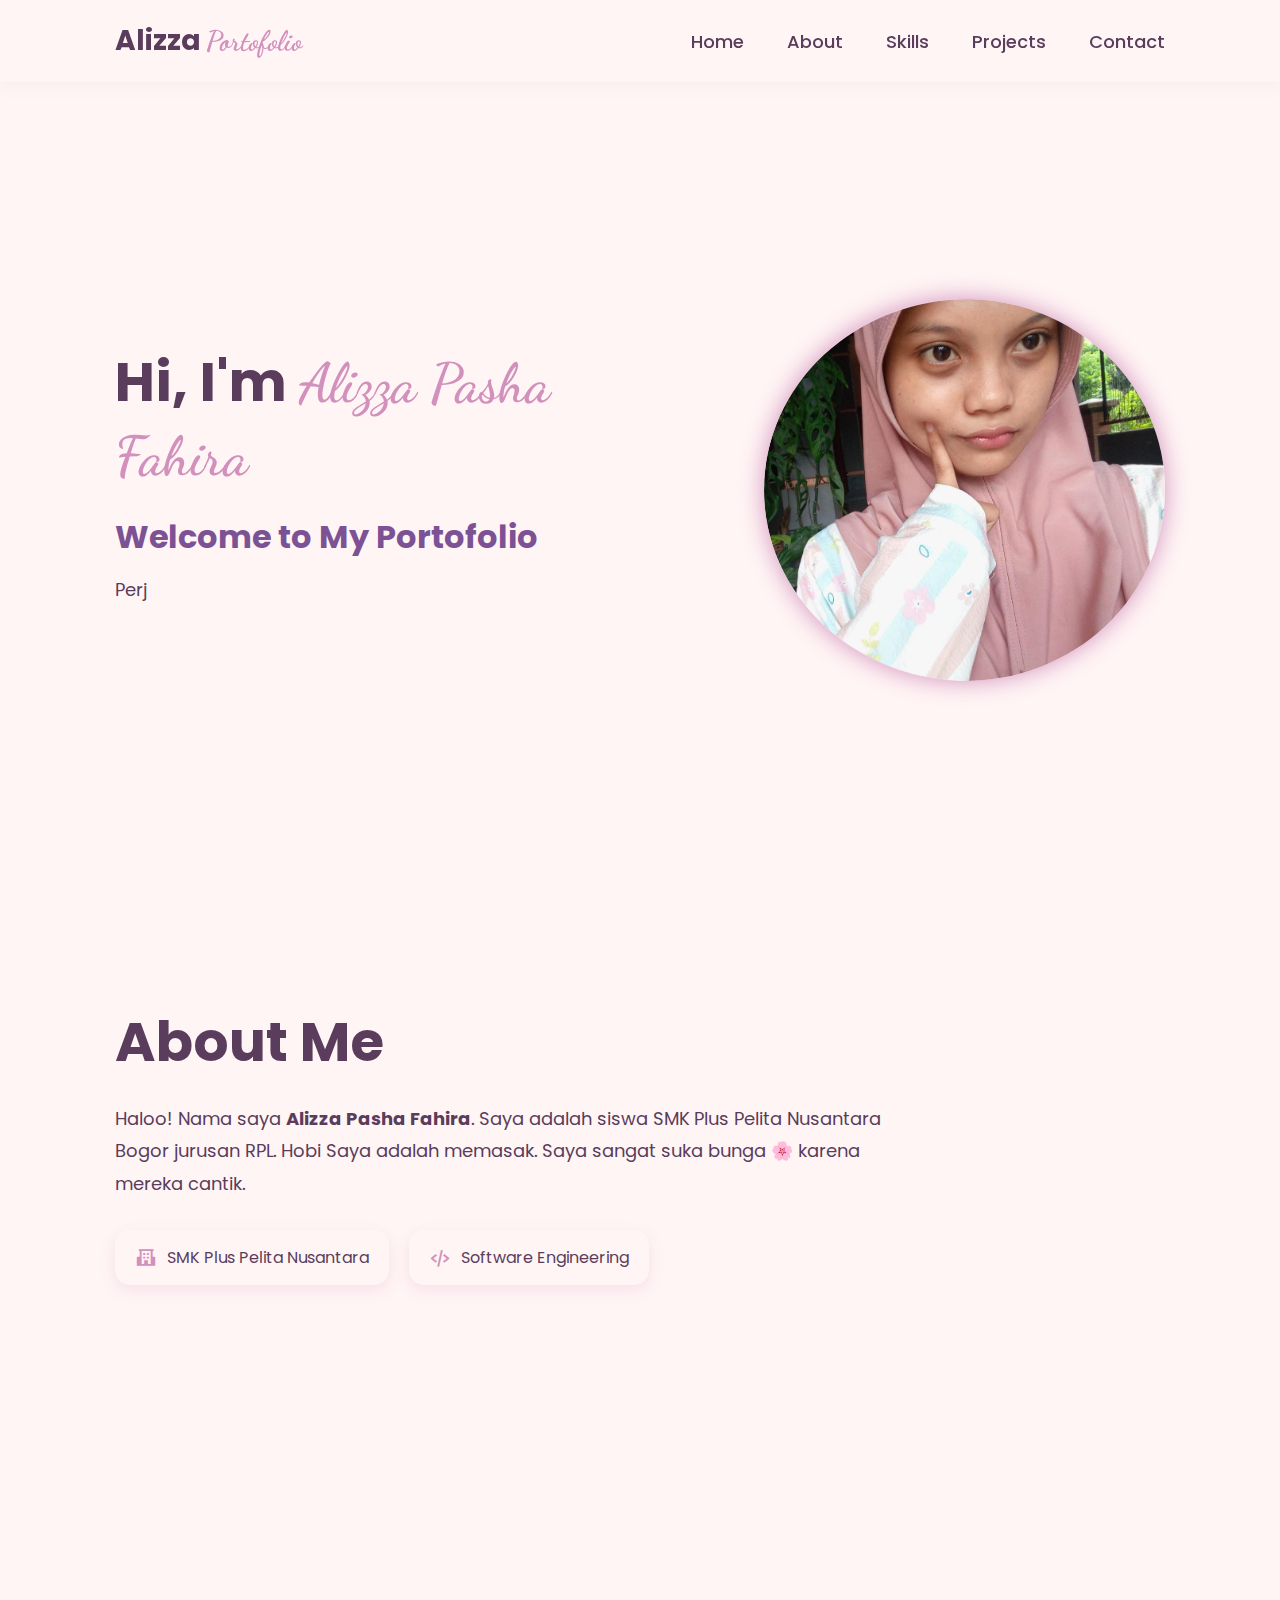
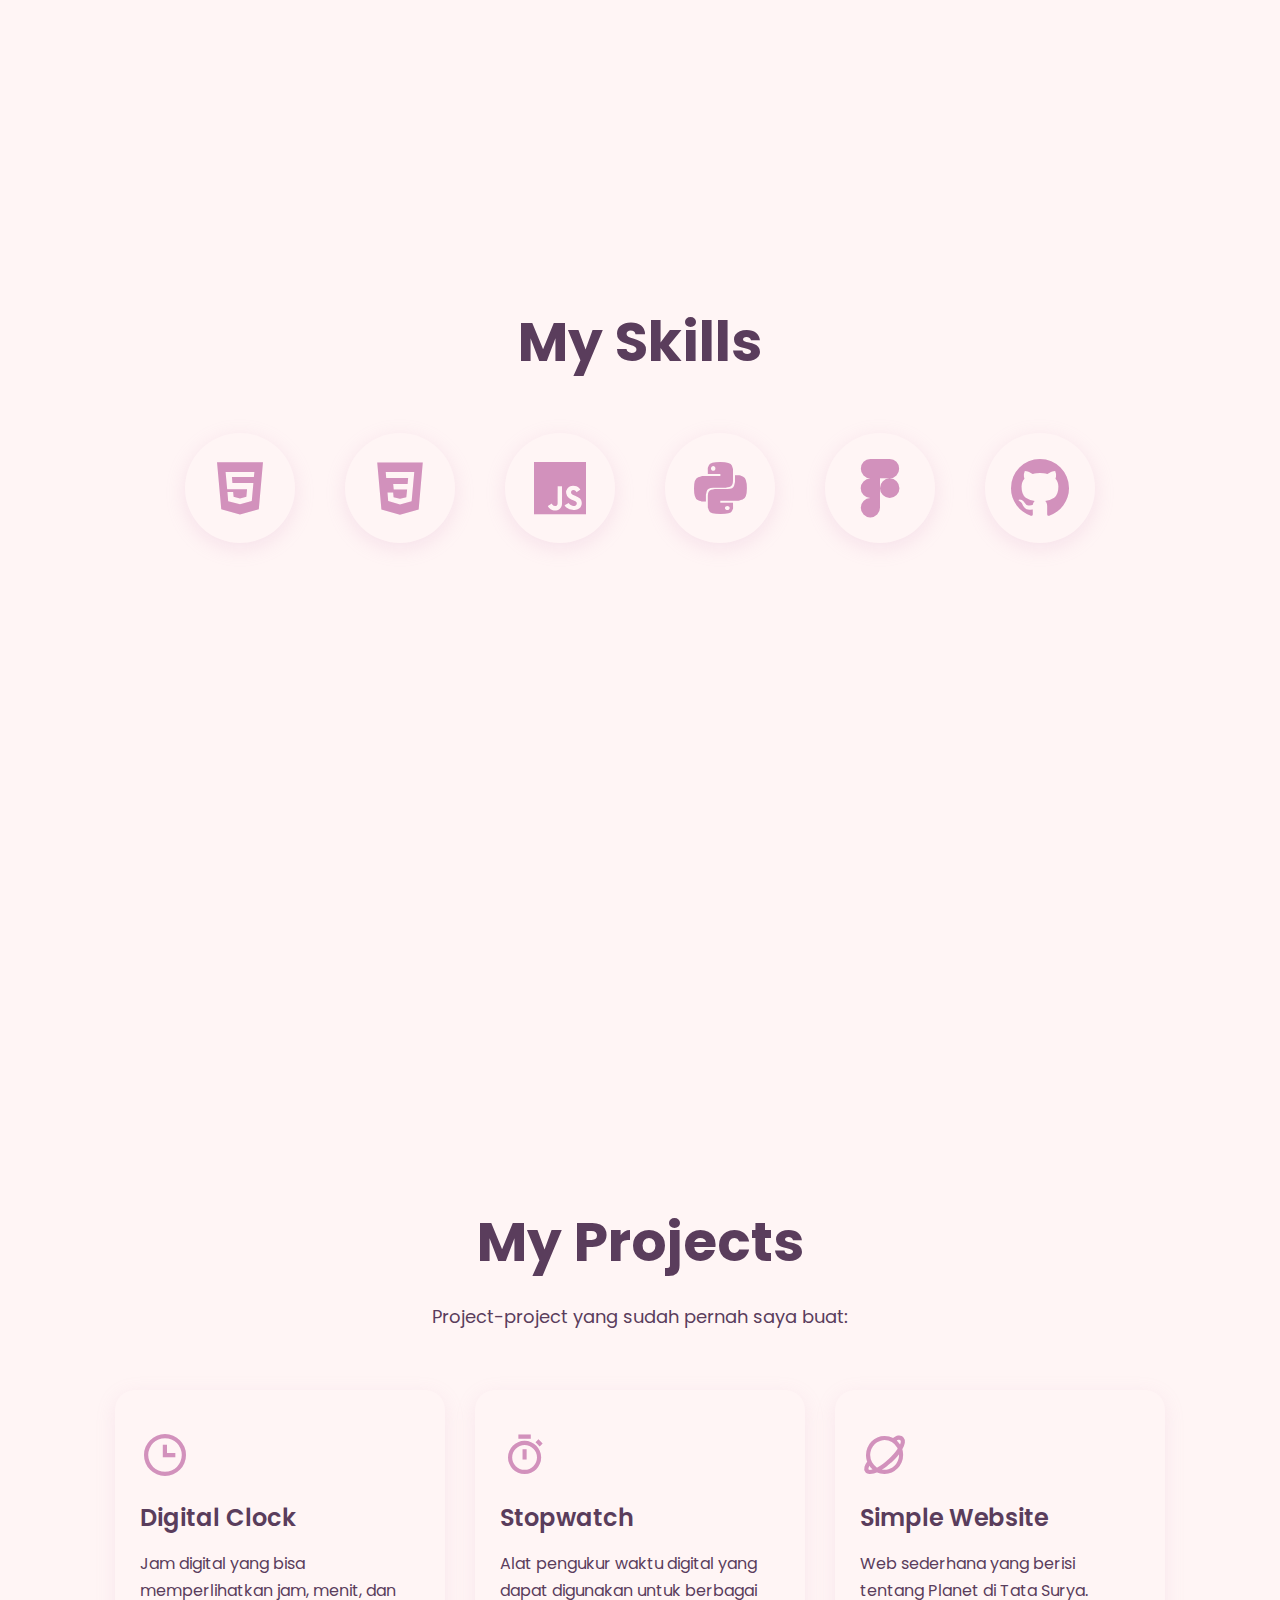
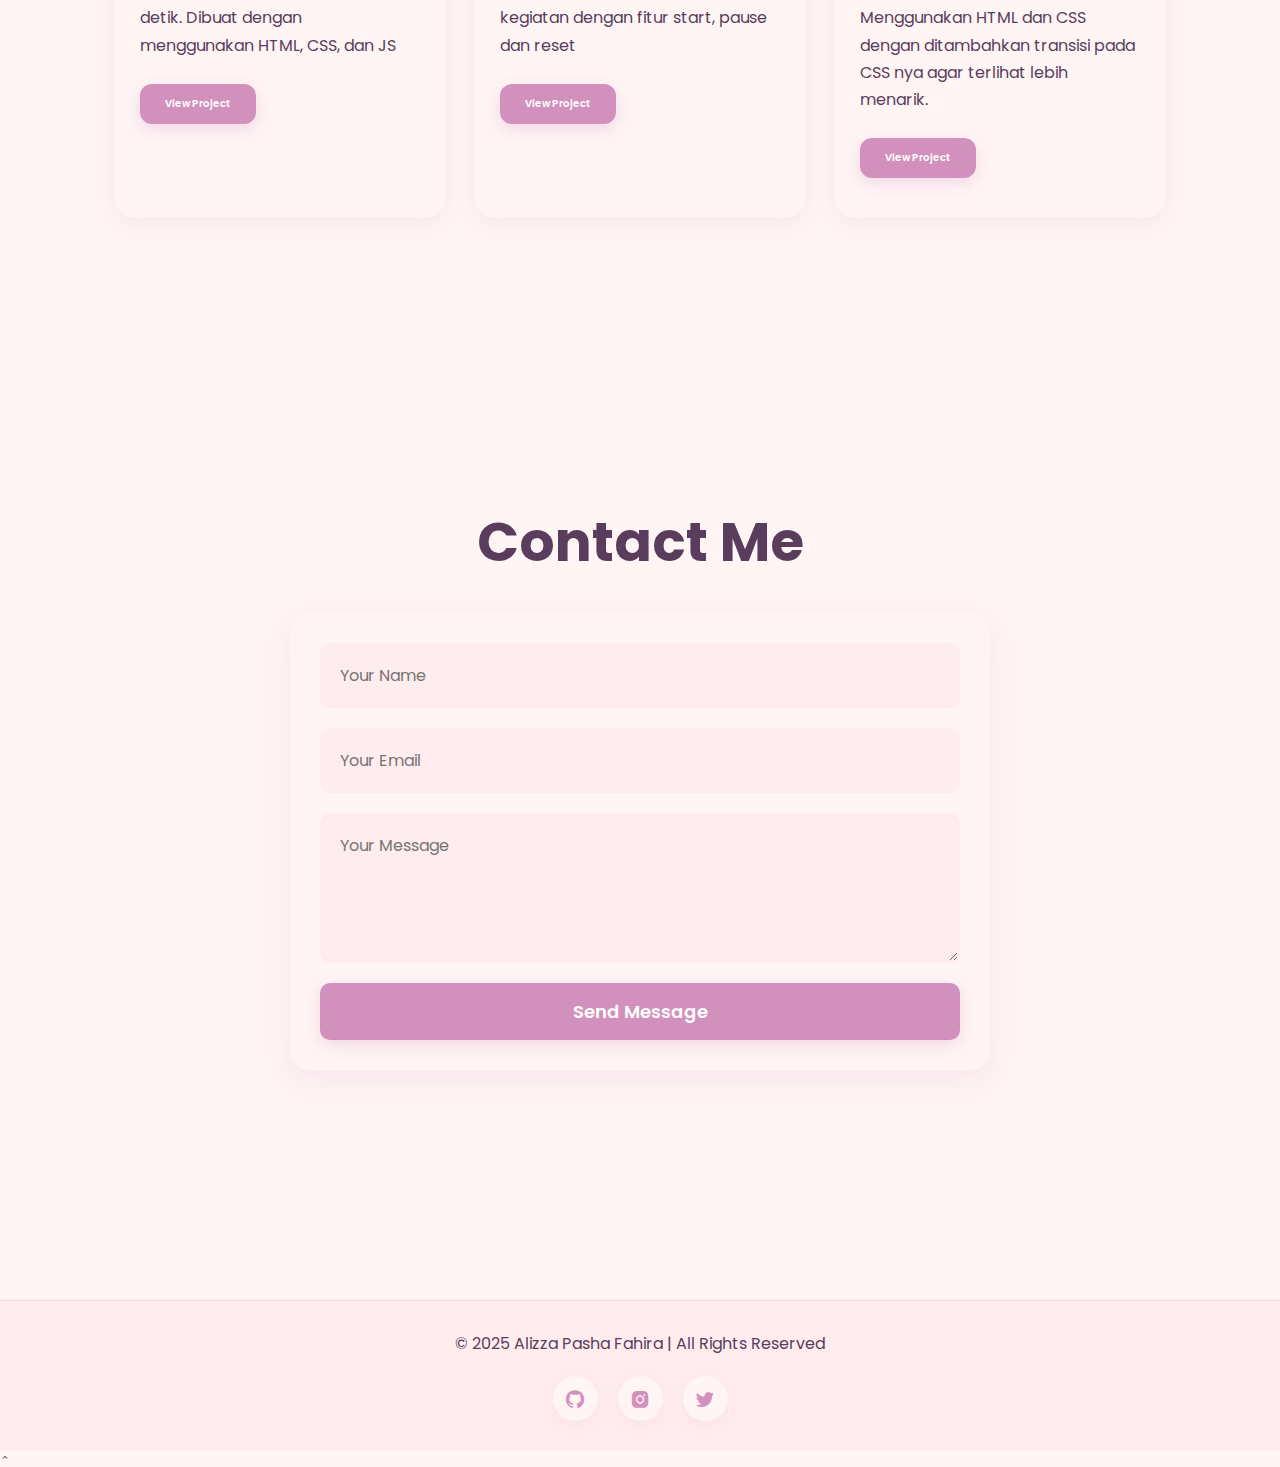
<file: index.html>
<!DOCTYPE html>
<html lang="en">
  <head>
    <meta charset="UTF-8" />
    <meta name="viewport" content="width=device-width, initial-scale=1.0" />
    <title>Alizza's Portfolio</title>
    <link
      href="https://fonts.googleapis.com/css2?family=Poppins:wght@300;400;500;600;700&family=Dancing+Script:wght@500;600&display=swap"
      rel="stylesheet"
    />
    <link
      href="https://unpkg.com/boxicons@2.1.4/css/boxicons.min.css"
      rel="stylesheet"
    />
    <link
      rel="stylesheet"
      href="https://cdnjs.cloudflare.com/ajax/libs/font-awesome/6.4.0/css/all.min.css"
    />
<link rel="stylesheet" href="style.css"/>
  </head>
  <body>
    <header class="header">
      <a href="#home" class="logo">Alizza<span>Portofolio</span></a>
      <input type="checkbox" id="menu-toggle" />
      <label for="menu-toggle" class="menu-icon">
        <i class="bx bx-menu"></i>
      </label>

      <nav class="navbar">
        <a href="#home">Home</a>
        <a href="#about">About</a>
        <a href="#skills">Skills</a>
        <a href="#projects">Projects</a>
        <a href="#contact">Contact</a>
      </nav>
    </header>
    <section class="home" id="home">
      <div class="home-content">
        <h1>Hi, I'm <span>Alizza Pasha Fahira</span></h1>
        <h3>Welcome to My Portofolio</h3>
        <p>
          Perjalanan belajarku, satu baris kode & desain lucu dalam satu tempat
          🎨💻
        </p>
      </div>
      <div class="home-img">
       <div class="home-img"> <img src="WhatsApp Image 2025-09-21 at 18.55.37.jpeg" alt=""> </div> 
    </section>
    <section class="about" id="about">
      <div class="about-content">
        <h2>About <span>Me</span></h2>
        <p>
          Haloo! Nama saya <b>Alizza Pasha Fahira</b>. Saya adalah siswa SMK
          Plus Pelita Nusantara Bogor jurusan RPL. Hobi Saya adalah memasak. Saya sangat suka bunga 🌸
          karena mereka cantik.
        </p>

        <div class="about-info">
          <div class="info-box">
            <i class="bx bxs-school"></i>SMK Plus Pelita Nusantara
          </div>
          <div class="info-box">
            <i class="bx bx-code-alt"></i>Software Engineering
          </div>
        </div>
      </div>
    </section>
    <section class="skills" id="skills">
      <h2>My <span>Skills</span></h2>
      <div class="skills-icons">
        <i class="bx bxl-html5"></i>
        <i class="bx bxl-css3"></i>
        <i class="bx bxl-javascript"></i>
        <i class="bx bxl-python"></i>
        <i class="bx bxl-figma"></i>
        <i class="bx bxl-github"></i>
      </div>
    </section>
    <section class="projects" id="projects">
      <div class="projects-content">
        <h2>My <span>Projects</span></h2>
        <p>Project-project yang sudah pernah saya buat:</p>
        <div class="projects-list">
          <div class="project-box">
            <i class="bx bx-time"></i>
            <h3>Digital Clock</h3>
            <p>
              Jam digital yang bisa memperlihatkan jam, menit, dan detik. Dibuat
              dengan menggunakan HTML, CSS, dan JS
            </p>
            <a href="JamDigital/index.html">View Project</a>
          </div>
          <div class="project-box">
            <i class="bx bx-stopwatch"></i>
            <h3>Stopwatch</h3>
            <p>
              Alat pengukur waktu digital yang dapat digunakan untuk berbagai
              kegiatan dengan fitur start, pause dan reset
            </p>
            <a href="Stopwatch/stopw.html">View Project</a>
          </div>
          <div class="project-box">
            <i class="bx bx-planet"></i>
            <h3>Simple Website</h3>
            <p>
              Web sederhana yang berisi tentang Planet di Tata Surya.
              Menggunakan HTML dan CSS dengan ditambahkan transisi pada CSS nya
              agar terlihat lebih menarik.
            </p>
            <a href="besme/planet.html">View Project</a>
          </div>
        </div>
      </div>
    </section>
    <section class="contact" id="contact">
      <h2 class="heading">Contact <span>Me</span></h2>
      <div class="input-group">
        <div class="input-box">
          <form
            action="https://formsubmit.co/alizza826fahira@gmail.com"
            method="POST"
          >
            <input type="text" name="name" placeholder="Your Name" required />
            <input
              type="email"
              name="email"
              placeholder="Your Email"
              required
            />
            <textarea
              name="message"
              placeholder="Your Message"
              required
            ></textarea>
            <button type="submit">Send Message</button>
          </form>
        </div>
      </div>
    </section>
    <footer class="footer">
      <div class="footer-content">
        <p>&copy; 2025 Alizza Pasha Fahira | All Rights Reserved</p>
        <div class="footer-icons">
          <a href="https://github.com/" target="_blank"
            ><i class="bx bxl-github"></i
          ></a>
          <a href="https://www.instagram.com/afhiraap/" target="_blank"
            ><i class="bx bxl-instagram-alt"></i
          ></a>
          <a href="https://x.com/afhiraaa_" target="_blank"
            ><i class="bx bxl-twitter"></i
          ></a>
        </div>
      </div>
    </footer>
    <div class="scroll-top">
      <i class="bx bx-chevron-up"></i>
    </div>
  </body>
  <script src="script.js"></script>
</html>
</file>
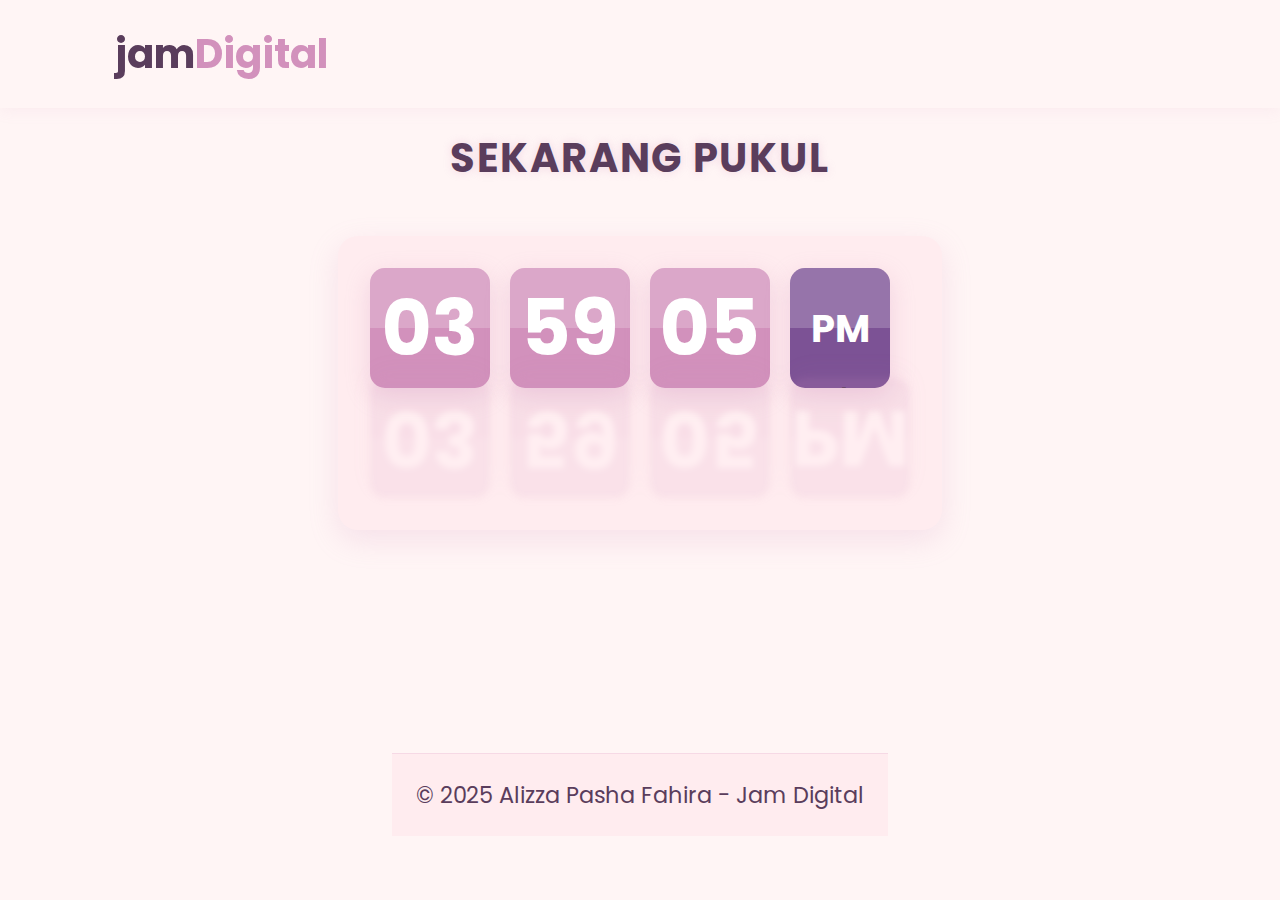
<file: JamDigital/index.html>
<!DOCTYPE html>
<html lang="id">
  <head>
    <meta charset="UTF-8" />
    <meta name="viewport" content="width=device-width, initial-scale=1.0" />
    <title>Jam Digital - Alizza's Portfolio</title>
    <link
      href="https://fonts.googleapis.com/css2?family=Poppins:wght@400;500;700&display=swap"
      rel="stylesheet"
    />
    <link
      href="https://unpkg.com/boxicons@2.1.4/css/boxicons.min.css"
      rel="stylesheet"
    />
    <link rel="stylesheet" href="style.css"/>
  </head>
  <body>
    <nav class="navbar">
      <a href="#" class="logo">jam<span>Digital</span></a>
      
    </nav>
    <div class="container">
      <h2 class="title">SEKARANG PUKUL</h2>

      <div class="clock-container">
        <div class="clock" id="clock">
          <div class="segment" id="hours" data-label="Jam">00</div>
          <div class="segment" id="minutes" data-label="Menit">00</div>
          <div class="segment" id="seconds" data-label="Detik">00</div>
          <div class="segment" id="ampm" data-label="AM/PM">AM</div>
        </div>
        <div class="clock reflection">
          <div class="segment" id="hours-ref">00</div>
          <div class="segment" id="minutes-ref">00</div>
          <div class="segment" id="seconds-ref">00</div>
          <div class="segment" id="ampm-ref">AM</div>
        </div>
      </div>

    
    <footer class="footer">
      <p>&copy; 2025 Alizza Pasha Fahira - Jam Digital</p>
    </footer>
    <script src="script.js"></script>
  </body>
</html>
<!-- by varrelian athaya isna -->
</file>
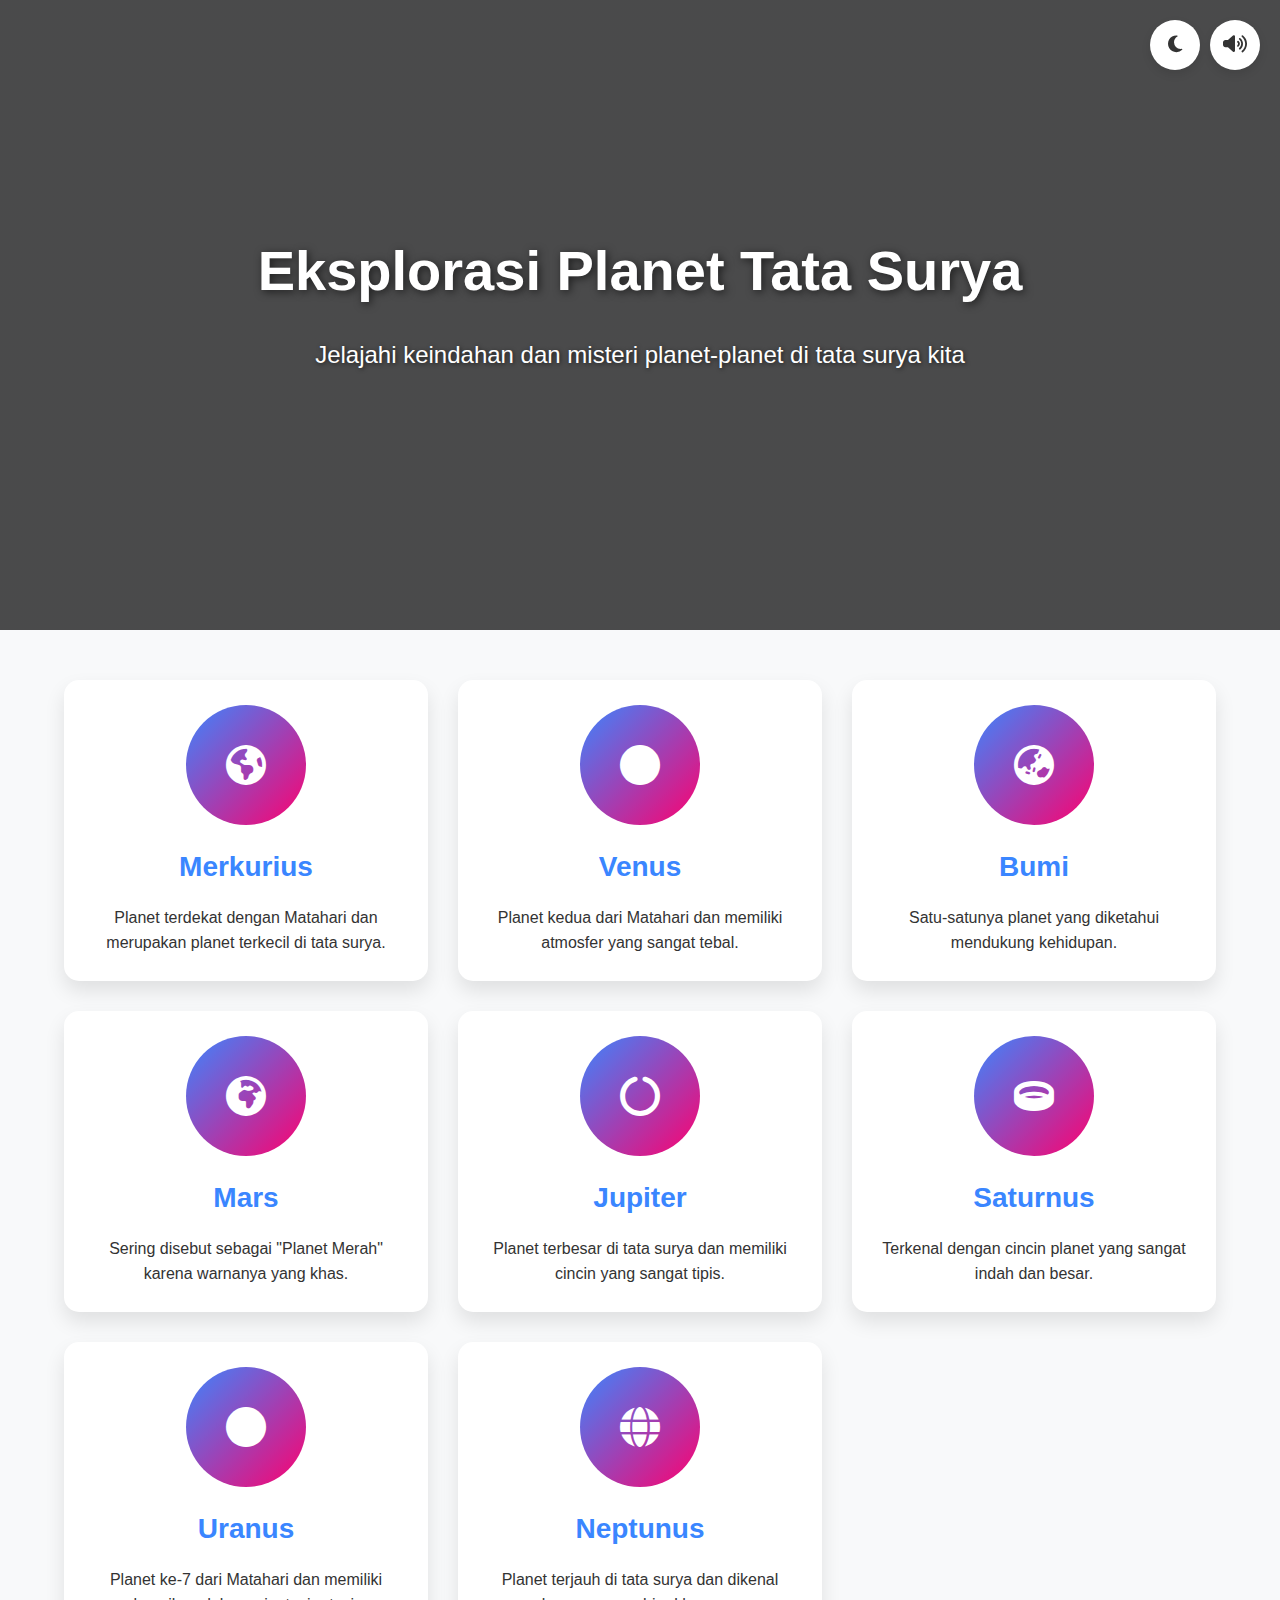
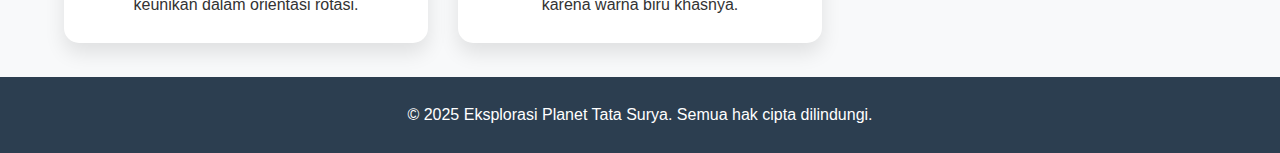
<file: besme/planet.html>
<!DOCTYPE html>
<html lang="id">
<head>
    <meta charset="UTF-8">
    <meta name="viewport" content="width=device-width, initial-scale=1.0">
    <title>Eksplorasi Planet Tata Surya</title>
    <link rel="stylesheet" href="https://cdnjs.cloudflare.com/ajax/libs/font-awesome/6.4.0/css/all.min.css">
    <style>
        /* Variabel CSS untuk tema */
        :root {
            --primary-color: #3a86ff;
            --secondary-color: #ff006e;
            --background-color: #f8f9fa;
            --card-color: #ffffff;
            --text-color: #333333;
            --header-bg: #2c3e50;
            --shadow-color: rgba(0, 0, 0, 0.1);
            --planet-size: 120px;
        }

        /* Mode Gelap */
        .dark-mode {
            --background-color: #121212;
            --card-color: #1e1e1e;
            --text-color: #f0f0f0;
            --header-bg: #0d1b2a;
            --shadow-color: rgba(0, 0, 0, 0.4);
        }

        /* Reset dan Base Styles */
        * {
            margin: 0;
            padding: 0;
            box-sizing: border-box;
            transition: background-color 0.3s, color 0.3s;
        }

        body {
            font-family: 'Segoe UI', Tahoma, Geneva, Verdana, sans-serif;
            background-color: var(--background-color);
            color: var(--text-color);
            line-height: 1.6;
            overflow-x: hidden;
            position: relative;
            min-height: 100vh;
            padding-bottom: 60px;
        }

        /* Header dengan efek paralaks */
        .parallax-header {
            height: 70vh;
            background: linear-gradient(rgba(0, 0, 0, 0.7), rgba(0, 0, 0, 0.7)), 
                        url('https://images.unsplash.com/photo-1446776653964-20c1d3a81b06?ixlib=rb-4.0.3') fixed center/cover;
            display: flex;
            flex-direction: column;
            justify-content: center;
            align-items: center;
            text-align: center;
            color: white;
            position: relative;
            padding: 0 20px;
        }

        .header-content {
            z-index: 2;
            max-width: 800px;
        }

        header h1 {
            font-size: 3.5rem;
            margin-bottom: 20px;
            text-shadow: 2px 2px 8px rgba(0, 0, 0, 0.6);
            animation: fadeInDown 1s ease;
        }

        header p {
            font-size: 1.5rem;
            margin-bottom: 30px;
            text-shadow: 1px 1px 4px rgba(0, 0, 0, 0.6);
            animation: fadeInUp 1s ease;
        }

        /* Kontrol tema dan audio */
        .controls {
            position: fixed;
            top: 20px;
            right: 20px;
            z-index: 1000;
            display: flex;
            gap: 10px;
        }

        .control-btn {
            background: var(--card-color);
            color: var(--text-color);
            border: none;
            border-radius: 50%;
            width: 50px;
            height: 50px;
            cursor: pointer;
            box-shadow: 0 4px 10px var(--shadow-color);
            display: flex;
            justify-content: center;
            align-items: center;
            font-size: 1.2rem;
            transition: transform 0.3s, box-shadow 0.3s;
        }

        .control-btn:hover {
            transform: translateY(-3px);
            box-shadow: 0 6px 14px var(--shadow-color);
        }

        /* Grid planet */
        .planets {
            display: grid;
            grid-template-columns: repeat(auto-fill, minmax(300px, 1fr));
            gap: 30px;
            padding: 50px 5%;
            max-width: 1600px;
            margin: 0 auto;
        }

        /* Kartu planet */
        .planet {
            background: var(--card-color);
            border-radius: 15px;
            box-shadow: 0 10px 20px var(--shadow-color);
            padding: 25px;
            text-align: center;
            transition: transform 0.4s ease, box-shadow 0.4s ease;
            cursor: pointer;
            position: relative;
            overflow: hidden;
        }

        .planet::before {
            content: '';
            position: absolute;
            top: 0;
            left: 0;
            width: 100%;
            height: 100%;
            background: linear-gradient(135deg, rgba(58, 134, 255, 0.1) 0%, rgba(255, 0, 110, 0.1) 100%);
            z-index: 0;
            opacity: 0;
            transition: opacity 0.4s ease;
        }

        .planet:hover {
            transform: translateY(-15px) scale(1.03);
            box-shadow: 0 15px 30px var(--shadow-color);
        }

        .planet:hover::before {
            opacity: 1;
        }

        .planet-image {
            width: var(--planet-size);
            height: var(--planet-size);
            margin: 0 auto 20px;
            border-radius: 50%;
            background: linear-gradient(135deg, var(--primary-color), var(--secondary-color));
            display: flex;
            justify-content: center;
            align-items: center;
            color: white;
            font-size: 2.5rem;
            position: relative;
            z-index: 1;
            transition: transform 0.5s ease;
        }

        .planet:hover .planet-image {
            transform: rotate(20deg) scale(1.1);
        }

        .planet h2 {
            font-size: 28px;
            color: var(--primary-color);
            margin-bottom: 15px;
            position: relative;
            z-index: 1;
        }

        .planet p {
            font-size: 16px;
            color: var(--text-color);
            position: relative;
            z-index: 1;
        }

        /* Modal */
        .modal {
            display: none;
            position: fixed;
            top: 0;
            left: 0;
            width: 100%;
            height: 100%;
            background-color: rgba(0, 0, 0, 0.8);
            z-index: 2000;
            overflow-y: auto;
            padding: 20px;
            opacity: 0;
            transition: opacity 0.3s ease;
        }

        .modal-content {
            background-color: var(--card-color);
            margin: 5% auto;
            padding: 30px;
            border-radius: 15px;
            box-shadow: 0 5px 25px rgba(0, 0, 0, 0.2);
            max-width: 800px;
            position: relative;
            transform: translateY(-50px);
            transition: transform 0.4s ease;
            color: var(--text-color);
        }

        .modal.show {
            display: block;
            opacity: 1;
        }

        .modal.show .modal-content {
            transform: translateY(0);
        }

        .close-modal {
            position: absolute;
            top: 15px;
            right: 15px;
            font-size: 28px;
            cursor: pointer;
            color: var(--text-color);
            transition: color 0.3s;
        }

        .close-modal:hover {
            color: var(--secondary-color);
        }

        .modal-header {
            display: flex;
            align-items: center;
            margin-bottom: 25px;
        }

        .modal-planet-image {
            width: 150px;
            height: 150px;
            border-radius: 50%;
            margin-right: 25px;
            background: linear-gradient(135deg, var(--primary-color), var(--secondary-color));
            display: flex;
            justify-content: center;
            align-items: center;
            color: white;
            font-size: 3.5rem;
        }

        .modal-title {
            font-size: 2.5rem;
            color: var(--primary-color);
        }

        .modal-details {
            display: grid;
            grid-template-columns: repeat(auto-fit, minmax(200px, 1fr));
            gap: 20px;
            margin: 25px 0;
        }

        .detail-item {
            background: rgba(58, 134, 255, 0.1);
            padding: 15px;
            border-radius: 10px;
            text-align: center;
        }

        .detail-item h4 {
            color: var(--primary-color);
            margin-bottom: 8px;
            font-size: 1.1rem;
        }

        /* Footer */
        footer {
            text-align: center;
            padding: 25px;
            background-color: var(--header-bg);
            color: white;
            position: absolute;
            bottom: 0;
            width: 100%;
        }

        /* Tombol scroll to top */
        .scroll-to-top {
            position: fixed;
            bottom: 30px;
            right: 30px;
            background: var(--primary-color);
            color: white;
            width: 50px;
            height: 50px;
            border-radius: 50%;
            display: flex;
            justify-content: center;
            align-items: center;
            cursor: pointer;
            box-shadow: 0 4px 12px rgba(0, 0, 0, 0.2);
            opacity: 0;
            visibility: hidden;
            transition: opacity 0.3s, visibility 0.3s, transform 0.3s;
            z-index: 999;
        }

        .scroll-to-top.show {
            opacity: 1;
            visibility: visible;
        }

        .scroll-to-top:hover {
            transform: translateY(-5px);
            background: var(--secondary-color);
        }

        /* Animasi */
        @keyframes fadeInDown {
            from {
                opacity: 0;
                transform: translateY(-30px);
            }
            to {
                opacity: 1;
                transform: translateY(0);
            }
        }

        @keyframes fadeInUp {
            from {
                opacity: 0;
                transform: translateY(30px);
            }
            to {
                opacity: 1;
                transform: translateY(0);
            }
        }

        @keyframes rotate {
            from {
                transform: rotate(0deg);
            }
            to {
                transform: rotate(360deg);
            }
        }

        /* Responsif */
        @media (max-width: 768px) {
            header h1 {
                font-size: 2.5rem;
            }
            
            header p {
                font-size: 1.2rem;
            }
            
            .planets {
                grid-template-columns: 1fr;
                padding: 30px 20px;
            }
            
            .modal-header {
                flex-direction: column;
                text-align: center;
            }
            
            .modal-planet-image {
                margin-right: 0;
                margin-bottom: 20px;
            }
            
            .modal-details {
                grid-template-columns: 1fr;
            }
        }
    </style>
</head>
<body>
    <!-- Header dengan efek paralaks -->
    <header class="parallax-header">
        <div class="header-content">
            <h1>Eksplorasi Planet Tata Surya</h1>
            <p>Jelajahi keindahan dan misteri planet-planet di tata surya kita</p>
        </div>
    </header>

    <!-- Kontrol untuk tema dan suara -->
    <div class="controls">
        <button class="control-btn" id="theme-toggle" title="Ubah tema">
            <i class="fas fa-moon"></i>
        </button>
        <button class="control-btn" id="sound-toggle" title="Narasi suara">
            <i class="fas fa-volume-up"></i>
        </button>
    </div>

    <!-- Grid planet -->
    <section class="planets">
        <!-- Merkurius -->
        <div class="planet" data-planet="merkurius">
            <div class="planet-image">
                <i class="fas fa-globe-americas"></i>
            </div>
            <h2>Merkurius</h2>
            <p>Planet terdekat dengan Matahari dan merupakan planet terkecil di tata surya.</p>
        </div>

        <!-- Venus -->
        <div class="planet" data-planet="venus">
            <div class="planet-image">
                <i class="fas fa-circle"></i>
            </div>
            <h2>Venus</h2>
            <p>Planet kedua dari Matahari dan memiliki atmosfer yang sangat tebal.</p>
        </div>

        <!-- Bumi -->
        <div class="planet" data-planet="bumi">
            <div class="planet-image">
                <i class="fas fa-globe-asia"></i>
            </div>
            <h2>Bumi</h2>
            <p>Satu-satunya planet yang diketahui mendukung kehidupan.</p>
        </div>

        <!-- Mars -->
        <div class="planet" data-planet="mars">
            <div class="planet-image">
                <i class="fas fa-globe-africa"></i>
            </div>
            <h2>Mars</h2>
            <p>Sering disebut sebagai "Planet Merah" karena warnanya yang khas.</p>
        </div>

        <!-- Jupiter -->
        <div class="planet" data-planet="jupiter">
            <div class="planet-image">
                <i class="fas fa-circle-notch"></i>
            </div>
            <h2>Jupiter</h2>
            <p>Planet terbesar di tata surya dan memiliki cincin yang sangat tipis.</p>
        </div>

        <!-- Saturnus -->
        <div class="planet" data-planet="saturnus">
            <div class="planet-image">
                <i class="fas fa-ring"></i>
            </div>
            <h2>Saturnus</h2>
            <p>Terkenal dengan cincin planet yang sangat indah dan besar.</p>
        </div>

        <!-- Uranus -->
        <div class="planet" data-planet="uranus">
            <div class="planet-image">
                <i class="fas fa-circle"></i>
            </div>
            <h2>Uranus</h2>
            <p>Planet ke-7 dari Matahari dan memiliki keunikan dalam orientasi rotasi.</p>
        </div>

        <!-- Neptunus -->
        <div class="planet" data-planet="neptunus">
            <div class="planet-image">
                <i class="fas fa-globe"></i>
            </div>
            <h2>Neptunus</h2>
            <p>Planet terjauh di tata surya dan dikenal karena warna biru khasnya.</p>
        </div>
    </section>

    <!-- Modal untuk detail planet -->
    <div class="modal" id="planet-modal">
        <div class="modal-content">
            <span class="close-modal">&times;</span>
            <div class="modal-header">
                <div class="modal-planet-image" id="modal-planet-img">
                    <i class="fas fa-globe" id="modal-icon"></i>
                </div>
                <h2 class="modal-title" id="modal-title">Planet Name</h2>
            </div>
            <p id="modal-description">Planet description</p>
            
            <div class="modal-details">
                <div class="detail-item">
                    <h4>Jarak dari Matahari</h4>
                    <p id="modal-distance">-</p>
                </div>
                <div class="detail-item">
                    <h4>Diameter</h4>
                    <p id="modal-diameter">-</p>
                </div>
                <div class="detail-item">
                    <h4>Masa Orbit</h4>
                    <p id="modal-orbit">-</p>
                </div>
                <div class="detail-item">
                    <h4>Masa Rotasi</h4>
                    <p id="modal-rotation">-</p>
                </div>
            </div>
            
            <div id="modal-additional-info">
                <!-- Informasi tambahan akan dimasukkan melalui JS -->
            </div>
        </div>
    </div>

    <!-- Tombol scroll to top -->
    <div class="scroll-to-top" id="scroll-to-top">
        <i class="fas fa-arrow-up"></i>
    </div>

    <!-- Footer -->
    <footer>
        <p>&copy; 2025 Eksplorasi Planet Tata Surya. Semua hak cipta dilindungi.</p>
    </footer>

    <script>
        // Data planet yang lebih detail
        const planetData = {
            merkurius: {
                title: "Merkurius",
                description: "Merkurius adalah planet terkecil di tata surya dan yang terdekat dengan Matahari. Planet ini tidak memiliki satelit alami dan kondisi permukaannya ditandai dengan kawah-kawah akibat tabrakan meteor.",
                distance: "57.9 juta km",
                diameter: "4.879 km",
                orbit: "88 hari",
                rotation: "59 hari",
                icon: "fas fa-globe-americas",
                additional: "<p>Merkurius memiliki perbedaan suhu yang ekstrem antara siang (427°C) dan malam (-173°C). Planet ini dinamai menurut nama dewa kurir Romawi, Merkurius.</p>"
            },
            venus: {
                title: "Venus",
                description: "Venus adalah planet terdekat kedua dari Matahari. Planet ini memiliki ukuran dan massa yang mirip dengan Bumi, tetapi memiliki atmosfer yang sangat tebal yang terdiri terutama dari karbon dioksida.",
                distance: "108.2 juta km",
                diameter: "12.104 km",
                orbit: "225 hari",
                rotation: "243 hari",
                icon: "fas fa-circle",
                additional: "<p>Venus adalah planet terpanas di tata surya dengan suhu permukaan mencapai 462°C. Arah rotasi Venus berlawanan dengan kebanyakan planet lain.</p>"
            },
            bumi: {
                title: "Bumi",
                description: "Bumi adalah planet ketiga dari Matahari dan satu-satunya planet yang diketahui memiliki kehidupan. Planet ini memiliki satu satelit alami, Bulan, dan merupakan planet terestrial terbesar.",
                distance: "149.6 juta km",
                diameter: "12.742 km",
                orbit: "365.25 hari",
                rotation: "24 jam",
                icon: "fas fa-globe-asia",
                additional: "<p>Bumi adalah satu-satunya planet yang tidak dinamai dari dewa mitologi. Sekitar 71% permukaan Bumi ditutupi oleh air, menjadikannya planet 'biru'.</p>"
            },
            mars: {
                title: "Mars",
                description: "Mars adalah planet keempat dari Matahari dan sering disebut sebagai 'Planet Merah' karena penampakannya yang kemerah-merahan akibat keberadaan besi oksida di permukaannya.",
                distance: "227.9 juta km",
                diameter: "6.779 km",
                orbit: "687 hari",
                rotation: "24.6 jam",
                icon: "fas fa-globe-africa",
                additional: "<p>Mars memiliki dua satelit alami, Phobos dan Deimos. Planet ini menjadi tujuan utama eksplorasi antariksa untuk mencari tanda-tanda kehidupan masa lalu.</p>"
            },
            jupiter: {
                title: "Jupiter",
                description: "Jupiter adalah planet terbesar di tata surya, dengan massa dua setengah kali massa semua planet lain digabungkan. Planet ini terutama terdiri dari hidrogen dan helium.",
                distance: "778.5 juta km",
                diameter: "139.820 km",
                orbit: "12 tahun",
                rotation: "9.9 jam",
                icon: "fas fa-circle-notch",
                additional: "<p>Jupiter memiliki 79 satelit yang diketahui, termasuk Ganymede, satelit terbesar di tata surya. Bintik Merah Besar di Jupiter adalah badai raksasa yang telah berlangsung selama ratusan tahun.</p>"
            },
            saturnus: {
                title: "Saturnus",
                description: "Saturnus adalah planet keenam dari Matahari dan terkenal dengan sistem cincinnya yang menakjubkan. Planet ini adalah raksasa gas seperti Jupiter, terutama terdiri dari hidrogen dan helium.",
                distance: "1.43 miliar km",
                diameter: "116.460 km",
                orbit: "29.5 tahun",
                rotation: "10.7 jam",
                icon: "fas fa-ring",
                additional: "<p>Cincin Saturnus terutama terbuat dari partikel es dengan sedikit puing batuan dan debu. Planet ini memiliki 82 satelit yang dikonfirmasi, dengan Titan sebagai yang terbesar.</p>"
            },
            uranus: {
                title: "Uranus",
                description: "Uranus adalah planet ketujuh dari Matahari. Planet ini memiliki kemiringan sumbu yang unik, hampir sejajar dengan orbitnya, menyebabkan musim yang ekstrem.",
                distance: "2.87 miliar km",
                diameter: "50.724 km",
                orbit: "84 tahun",
                rotation: "17.2 jam",
                icon: "fas fa-circle",
                additional: "<p>Uranus adalah planet terdingin di tata surya dengan suhu atmosfer minimum mencapai -224°C. Planet ini memiliki 27 satelit yang diketahui dan sistem cincin yang samar.</p>"
            },
            neptunus: {
                title: "Neptunus",
                description: "Neptunus adalah planet kedelapan dan terjauh dari Matahari. Planet ini memiliki warna biru yang khas akibat kandungan metana dalam atmosfernya.",
                distance: "4.5 miliar km",
                diameter: "49.244 km",
                orbit: "165 tahun",
                rotation: "16.1 jam",
                icon: "fas fa-globe",
                additional: "<p>Neptunus adalah planet pertama yang ditemukan melalui perhitungan matematika而不是 pengamatan langsung. Planet ini memiliki 14 satelit yang diketahui, dengan Triton sebagai yang terbesar.</p>"
            }
        };

        // Elemen DOM
        const themeToggle = document.getElementById('theme-toggle');
        const soundToggle = document.getElementById('sound-toggle');
        const scrollToTopBtn = document.getElementById('scroll-to-top');
        const modal = document.getElementById('planet-modal');
        const closeModal = document.querySelector('.close-modal');
        const planetCards = document.querySelectorAll('.planet');

        // Status suara
        let soundEnabled = false;

        // Toggle tema gelap/terang
        themeToggle.addEventListener('click', () => {
            document.body.classList.toggle('dark-mode');
            if (document.body.classList.contains('dark-mode')) {
                themeToggle.innerHTML = '<i class="fas fa-sun"></i>';
            } else {
                themeToggle.innerHTML = '<i class="fas fa-moon"></i>';
            }
        });

        // Toggle suara
        soundToggle.addEventListener('click', () => {
            soundEnabled = !soundEnabled;
            if (soundEnabled) {
                soundToggle.innerHTML = '<i class="fas fa-volume-mute"></i>';
                // Di sini bisa ditambahkan fungsi untuk memutar suara latar
            } else {
                soundToggle.innerHTML = '<i class="fas fa-volume-up"></i>';
                // Di sini bisa ditambahkan fungsi untuk menghentikan suara
            }
        });

        // Tampilkan modal ketika kartu planet diklik
        planetCards.forEach(card => {
            card.addEventListener('click', () => {
                const planetName = card.getAttribute('data-planet');
                const data = planetData[planetName];
                
                if (data) {
                    document.getElementById('modal-title').textContent = data.title;
                    document.getElementById('modal-description').textContent = data.description;
                    document.getElementById('modal-distance').textContent = data.distance;
                    document.getElementById('modal-diameter').textContent = data.diameter;
                    document.getElementById('modal-orbit').textContent = data.orbit;
                    document.getElementById('modal-rotation').textContent = data.rotation;
                    document.getElementById('modal-icon').className = data.icon;
                    document.getElementById('modal-additional-info').innerHTML = data.additional;
                    
                    // Ubah warna latar modal planet image sesuai planet
                    const modalPlanetImg = document.getElementById('modal-planet-img');
                    const colors = [
                        'linear-gradient(135deg, #8e8d8a, #414141)', // Merkurius
                        'linear-gradient(135deg, #e39e54, #b76935)', // Venus
                        'linear-gradient(135deg, #3a86ff, #2a9d8f)', // Bumi
                        'linear-gradient(135deg, #e63946, #9d0208)', // Mars
                        'linear-gradient(135deg, #fca311, #e85d04)', // Jupiter
                        'linear-gradient(135deg, #ffb4a2, #e5989b)', // Saturnus
                        'linear-gradient(135deg, #caf0f8, #90e0ef)', // Uranus
                        'linear-gradient(135deg, #0077b6, #03045e)'  // Neptunus
                    ];
                    
                    const planetIndex = Array.from(planetCards).indexOf(card);
                    modalPlanetImg.style.background = colors[planetIndex];
                    
                    modal.classList.add('show');
                    document.body.style.overflow = 'hidden';
                }
            });
        });

        // Tutup modal
        closeModal.addEventListener('click', () => {
            modal.classList.remove('show');
            document.body.style.overflow = 'auto';
        });

        // Tutup modal ketika klik di luar konten modal
        window.addEventListener('click', (event) => {
            if (event.target === modal) {
                modal.classList.remove('show');
                document.body.style.overflow = 'auto';
            }
        });

        // Tombol scroll to top
        window.addEventListener('scroll', () => {
            if (window.pageYOffset > 300) {
                scrollToTopBtn.classList.add('show');
            } else {
                scrollToTopBtn.classList.remove('show');
            }
        });

        scrollToTopBtn.addEventListener('click', () => {
            window.scrollTo({
                top: 0,
                behavior: 'smooth'
            });
        });

        // Efek paralaks pada header
        window.addEventListener('scroll', () => {
            const scrolled = window.pageYOffset;
            const parallaxElement = document.querySelector('.parallax-header');
            const rate = scrolled * -0.5;
            parallaxElement.style.backgroundPosition = `0px ${rate}px`;
        });
    </script>
</body>
</html>
</file>
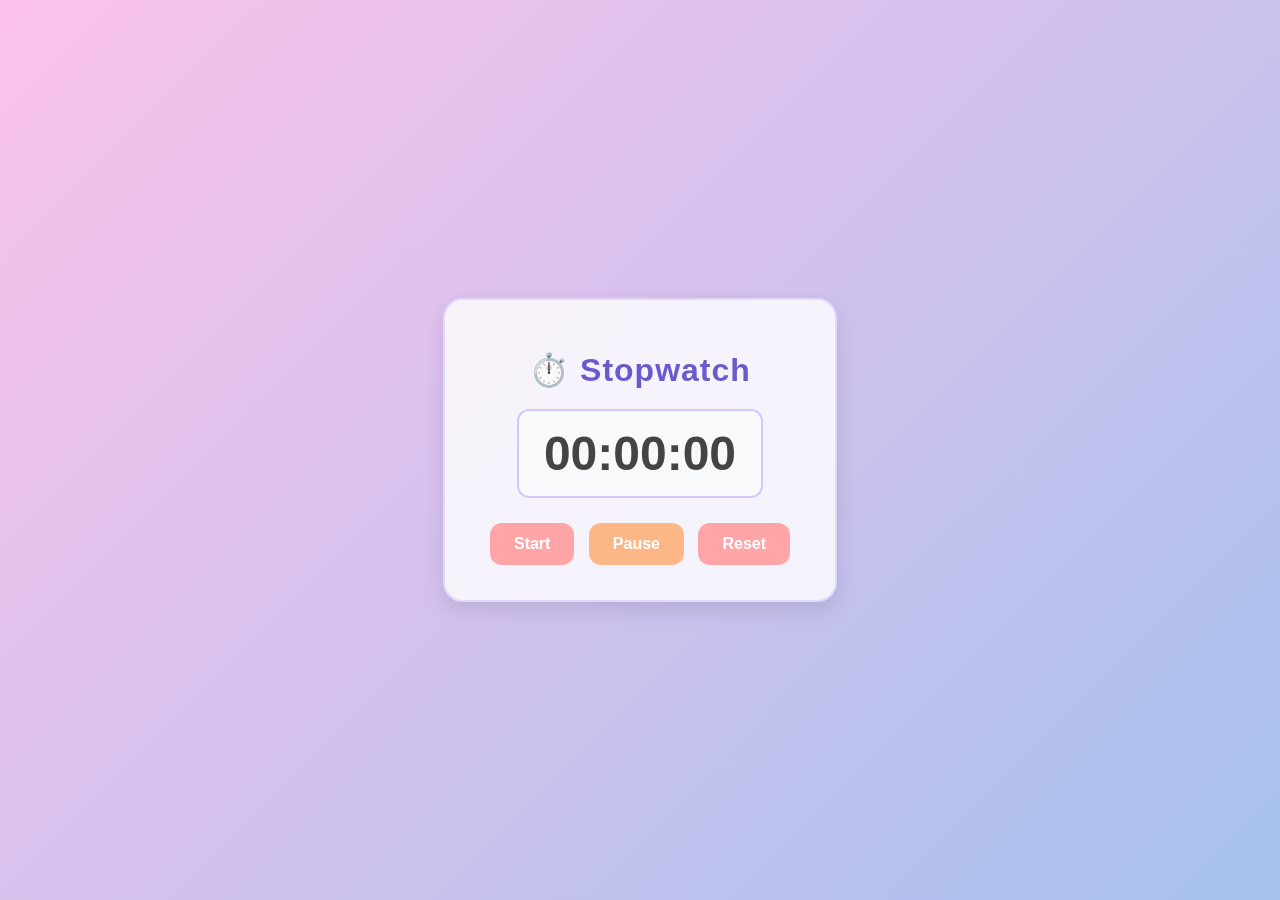
<file: Stopwatch/stopw.html>
<!DOCTYPE html>
<html lang="id">
<head>
  <meta charset="UTF-8">
  <title>Stopwatch</title>
  <link rel="stylesheet" href="stopw.css">
</head>
<body>
  <div class="container">
    <h1>⏱️ Stopwatch</h1>
    <div id="display">00:00:00</div>
    <div class="buttons">
      <button onclick="start()">Start</button>
      <button onclick="pause()">Pause</button>
      <button onclick="reset()">Reset</button>
    </div>
  </div>
  <script src="stopw.js"></script>
</body>
</html>
</file>
<file: style.css>
:root {
  --bg-color: #fff5f5;
  --second-bg-color: #ffecef;
  --text-color: #5a3d5c;
  --main-color: #d291bc;
  --accent-color: #ffa7c4;
  --dark-purple: #7c5295;
  --light-pink: #ffdfea;
}
* {
  margin: 0;
  padding: 0;
  box-sizing: border-box;
  text-decoration: none;
  border: none;
  outline: none;
  scroll-behavior: smooth;
  font-family: "Poppins", sans-serif;
}
html {
  font-size: 62.5%;
  overflow-x: hidden;
}
body {
  background: var(--bg-color);
  color: var(--text-color);
  overflow-x: hidden;
}
.header {
  position: fixed;
  width: 100%;
  top: 0;
  left: 0;
  padding: 2rem 9%;
  background: rgba(255, 245, 245, 0.9);
  backdrop-filter: blur(10px);
  display: flex;
  justify-content: space-between;
  align-items: center;
  z-index: 1000;
  box-shadow: 0 2px 15px rgba(210, 145, 188, 0.1);
}
.logo {
  font-size: 2.8rem;
  color: var(--text-color);
  font-weight: 700;
  cursor: pointer;
  transition: 0.3s ease;
  display: flex;
  align-items: center;
}
.logo span {
  color: var(--main-color);
  font-family: "Dancing Script", cursive;
  margin-left: 5px;
}
.logo:hover {
  transform: scale(1.05);
}
#menu-toggle {
  display: none;
}
.menu-icon {
  display: none;
  cursor: pointer;
  z-index: 110;
}
.menu-icon i {
  font-size: 3.6rem;
  color: var(--main-color);
}
.navbar a {
  font-size: 1.8rem;
  color: var(--text-color);
  margin-left: 4rem;
  font-weight: 500;
  position: relative;
  transition: 0.3s ease;
}
.navbar a::after {
  content: "";
  position: absolute;
  width: 0;
  height: 3px;
  background: var(--main-color);
  bottom: -5px;
  left: 0;
  transition: width 0.3s ease;
}
.navbar a:hover {
  color: var(--main-color);
}

.navbar a:hover::after {
  width: 100%;
}
section {
  min-height: 100vh;
  padding: 10rem 9% 2rem;
}
.home {
  display: flex;
  align-items: center;
  justify-content: center;
  gap: 8rem;
  position: relative;
}

.home-content {
  max-width: 700px;
}

.home-content h1 {
  font-size: 5.5rem;
  font-weight: 700;
  line-height: 1.3;
  margin-bottom: 2rem;
}

.home-content h1 span {
  color: var(--main-color);
  font-family: "Dancing Script", cursive;
  font-weight: 600;
}

.home-content h3 {
  font-size: 3.2rem;
  margin-bottom: 1.5rem;
  color: var(--dark-purple);
}

.home-content p {
  font-size: 1.8rem;
  line-height: 1.6;
  margin-bottom: 3rem;
}

.home-img {
  position: relative;
  width: 32vw;
  border-radius: 50%;
  box-shadow: 0 0 25px var(--main-color);
  overflow: hidden;
}

.home-img img {
  width: 100%;
  display: block;
}

.social-icons {
  display: flex;
  gap: 2rem;
  margin-top: 2rem;
}

.social-icons a {
  display: inline-flex;
  justify-content: center;
  align-items: center;
  width: 5rem;
  height: 5rem;
  background: var(--light-pink);
  border-radius: 50%;
  font-size: 2.5rem;
  color: var(--main-color);
  transition: 0.3s ease;
}

.social-icons a:hover {
  background: var(--main-color);
  color: var(--bg-color);
  box-shadow: 0 0 20px var(--main-color);
  transform: translateY(-5px);
}

About Section .about {
  background-color: var(--second-bg-color);
  display: flex;
  justify-content: center;
  align-items: center;
  gap: 6rem;
}

.about-content {
  max-width: 800px;
}

.about-content h2 {
  font-size: 5.5rem;
  margin-bottom: 2rem;
}

.about-content p {
  font-size: 1.8rem;
  line-height: 1.8;
  margin-bottom: 3rem;
}

.about-info {
  display: flex;
  gap: 2rem;
  flex-wrap: wrap;
  margin: 2rem 0;
}

.about-info .info-box {
  background: var(--bg-color);
  padding: 1.5rem 2rem;
  border-radius: 1.5rem;
  box-shadow: 0 5px 15px rgba(210, 145, 188, 0.2);
  display: flex;
  align-items: center;
  gap: 1rem;
  font-size: 1.6rem;
  transition: 0.3s ease;
}

.about-info .info-box:hover {
  transform: translateY(-5px);
  box-shadow: 0 8px 20px rgba(210, 145, 188, 0.3);
}

.about-info i {
  color: var(--main-color);
  font-size: 2.2rem;
}

Skills Section .skills {
  display: flex;
  flex-direction: column;
  justify-content: center;
  align-items: center;
  text-align: center;
}

.skills h2 {
  font-size: 5.5rem;
  margin-bottom: 5rem;
  text-align: center;
}

.skills-icons {
  display: flex;
  justify-content: center;
  align-items: center;
  gap: 5rem;
  flex-wrap: wrap;
}

.skills-icons i {
  font-size: 7rem;
  color: var(--main-color);
  background: var(--bg-color);
  padding: 2rem;
  border-radius: 50%;
  box-shadow: 0 5px 20px rgba(210, 145, 188, 0.2);
  transition: 0.4s ease-in-out;
  cursor: pointer;
  position: relative;
}

.skills-icons i:hover {
  color: var(--bg-color);
  background: var(--main-color);
  box-shadow: 0 0 25px var(--main-color);
  transform: translateY(-10px) scale(1.1);
}


Projects Section .projects {
  background: var(--second-bg-color);
  display: flex;
  justify-content: center;
  align-items: center;
  text-align: center;
}

.projects-content {
  max-width: 1200px;
  width: 100%;
}

.projects-content h2 {
  font-size: 5.5rem;
  margin-bottom: 2rem;
  text-align: center;
}

.projects-content p {
  font-size: 1.8rem;
 text-align: center;
  margin-bottom: 6rem;
}

.projects-list {
  display: grid;
  grid-template-columns: repeat(auto-fit, minmax(300px, 1fr));
  gap: 3rem;
}

.project-box {
  background: var(--bg-color);
  padding: 4rem 2.5rem;
  border-radius: 2rem;
  box-shadow: 0 5px 20px rgba(210, 145, 188, 0.15);
  transition: 0.3s ease-in-out;
  position: relative;
  overflow: hidden;
}

.project-box::before {
  content: "";
  position: absolute;
  top: 0;
  left: 0;
  width: 100%;
  height: 5px;
  background: linear-gradient(90deg, var(--main-color), var(--accent-color));
  transform: scaleX(0);
  transform-origin: left;
  transition: transform 0.3s ease;
}

.project-box:hover {
  transform: translateY(-10px);
  box-shadow: 0 15px 30px rgba(210, 145, 188, 0.25);
}

.project-box:hover::before {
  transform: scaleX(1);
}

.project-box i {
  font-size: 5rem;
  color: var(--main-color);
  margin-bottom: 2rem;
}

.project-box h3 {
  font-size: 2.4rem;
  font-weight: 600;
  margin-bottom: 1.5rem;
  text-align: left;
}

.project-box p {
  font-size: 1.6rem;
  line-height: 1.7;
  margin-bottom: 2.5rem;
  text-align: left;
}

.project-box a {
  display: inline-block;
  padding: 1.2rem 2.5rem;
  background: var(--main-color);
  color: white;
  font-weight: 600;
  border-radius: 1.2rem;
  text-decoration: none;
  box-shadow: 0 5px 15px rgba(210, 145, 188, 0.3);
  transition: 0.3s ease;
}

.project-box a:hover {
  background: var(--dark-purple);
  box-shadow: 0 5px 20px rgba(124, 82, 149, 0.4);
  transform: translateY(-3px);
}

Contact Section .contact {
  display: flex;
  flex-direction: column;
  justify-content: center;
  align-items: center;
}

.contact h2 {
  font-size: 5.5rem;
  margin-bottom: 3rem;
  text-align: center;
}

.input-group {
  display: flex;
  justify-content: center;
  width: 100%;
  max-width: 700px;
  margin: 0 auto;
}
.input-box {
  background: var(--bg-color);
  padding: 3rem;
  border-radius: 2rem;
  box-shadow: 0 10px 30px rgba(210, 145, 188, 0.15);
  width: 100%;
}

.input-box form {
  display: flex;
  flex-direction: column;
  gap: 2rem;
}

.input-box input,
.input-box textarea {
  width: 100%;
  padding: 1.8rem;
  background: var(--second-bg-color);
  border-radius: 1rem;
  font-size: 1.6rem;
  color: var(--text-color);
  transition: 0.3s ease;
  border: 2px solid transparent;
}

.input-box input:focus,
.input-box textarea:focus {
  border-color: var(--main-color);
  box-shadow: 0 0 10px rgba(210, 145, 188, 0.3);
}

.input-box textarea {
  min-height: 150px;
  resize: vertical;
}

.input-box button {
  padding: 1.5rem;
  background: var(--main-color);
  color: white;
  font-size: 1.8rem;
  font-weight: 600;
  border-radius: 1rem;
  cursor: pointer;
  transition: 0.3s ease;
  box-shadow: 0 5px 15px rgba(210, 145, 188, 0.3);
}

.input-box button:hover {
  background: var(--dark-purple);
  box-shadow: 0 5px 20px rgba(124, 82, 149, 0.4);
  transform: translateY(-3px);
}

.footer {
  background: var(--second-bg-color);
  padding: 3rem 5%;
  text-align: center;
  border-top: 1px solid rgba(210, 145, 188, 0.2);
}

.footer-content {
  max-width: 1200px;
  margin: 0 auto;
}

.footer-content p {
  font-size: 1.6rem;
  margin-bottom: 2rem;
  color: var(--text-color);
}

.footer-icons {
  display: flex;
  justify-content: center;
  align-items: center;
  gap: 2rem;
  flex-wrap: wrap;
  margin-top: 1rem;
}

.footer-icons a {
  display: inline-flex;
  justify-content: center;
  align-items: center;
  width: 4.5rem;
  height: 4.5rem;
  background: var(--bg-color);
  border-radius: 50%;
  font-size: 2.2rem;
  color: var(--main-color);
  transition: 0.3s ease;
  box-shadow: 0 5px 15px rgba(210, 145, 188, 0.1);
}

.footer-icons a:hover {
  background: var(--main-color);
  color: var(--bg-color);
  transform: translateY(-5px);
  box-shadow: 0 8px 20px rgba(210, 145, 188, 0.3);
}

.scroll-top.active {
  opacity: 1;
  visibility: visible;
}

.scroll-top:hover {
  background: var(--dark-purple);
  transform: translateY(-5px);
}
@keyframes floatImage {
  0% {
    transform: translateY(0);
  }
  50% {
    transform: translateY(-2.5rem);
  }
  100% {
    transform: translateY(0);
  }
}

.animate-element {
  opacity: 0;
  transform: translateY(30px);
  transition: opacity 0.8s ease, transform 0.8s ease;
}

.animate-element.visible {
  opacity: 1;
  transform: translateY(0);
}
@media (max-width: 1200px) {
  html {
    font-size: 55%;
  }

  .home {
    gap: 5rem;
  }
}

@media (max-width: 991px) {
  .header {
    padding: 2rem 5%;
  }

  section {
    padding: 10rem 5% 2rem;
  }

  .home {
    flex-direction: column;
    gap: 5rem;
    text-align: center;
  }

  .home-content {
    align-items: center;
  }

  .home-img {
    width: 50vw;
  }

  .about {
    flex-direction: column;
    text-align: center;
    gap: 4rem;
  }

  .skills-icons {
    gap: 3rem;
  }
}

@media (max-width: 768px) {
  html {
    font-size: 50%;
  }

  .menu-icon {
    display: block;
  }

  .navbar {
    position: absolute;
    top: 100%;
    left: -100%;
    width: 100%;
    background: var(--bg-color);
    flex-direction: column;
    text-align: center;
    gap: 0;
    padding: 2rem 0;
    transition: 0.3s ease;
    box-shadow: 0 5px 15px rgba(210, 145, 188, 0.1);
  }

  .navbar a {
    display: block;
    margin: 2.5rem 0;
    font-size: 2.2rem;
  }

  #menu-toggle:checked ~ .navbar {
    left: 0;
  }

  #menu-toggle:checked + .menu-icon i::before {
    content: "\ec8d";
  }

  .home-img {
    width: 60vw;
  }

  .about-info {
    justify-content: center;
  }

  .projects-list {
    grid-template-columns: 1fr;
  }

  .footer {
    padding: 2rem 5%;
  }

  .scroll-top {
    bottom: 2rem;
    right: 2rem;
    width: 4.5rem;
    height: 4.5rem;
    font-size: 2rem;
  }
}

@media (max-width: 480px) {
  .home-content h1 {
    font-size: 4.5rem;
  }

  .home-content h3 {
    font-size: 2.8rem;
  }

  .about-content h2,
  .skills h2,
  .projects-content h2,
  .contact h2 {
    font-size: 4.5rem;
  }
  .skills-icons i {
    font-size: 5.5rem;
  }
  .home-img {
    width: 80vw;
  }
}
</file>
<file: JamDigital/style.css>
:root {
  --bg-color: #fff5f5;
  --second-bg-color: #ffecef;
  --text-color: #5a3d5c;
  --main-color: #d291bc;
  --accent-color: #ffa7c4;
  --dark-purple: #7c5295;
  --light-pink: #ffdfea;
}

* {
  margin: 0;
  padding: 0;
  box-sizing: border-box;
  font-family: "Poppins", sans-serif;
}

body {
  background: var(--bg-color);
  color: var(--text-color);
  min-height: 100vh;
  display: flex;
  flex-direction: column;
}

.navbar {
  background: rgba(255, 245, 245, 0.9);
  backdrop-filter: blur(10px);
  padding: 1.5rem 9%;
  display: flex;
  justify-content: space-between;
  align-items: center;
  position: fixed;
  width: 100%;
  top: 0;
  z-index: 1000;
  box-shadow: 0 2px 15px rgba(210, 145, 188, 0.1);
}

.logo {
  font-size: 2.5rem;
  color: var(--text-color);
  font-weight: 700;
  text-decoration: none;
}

.logo span {
  color: var(--main-color);
}

.nav-links {
  display: flex;
  gap: 2rem;
}

.nav-links a {
  color: var(--text-color);
  text-decoration: none;
  font-size: 1.6rem;
  transition: 0.3s;
  position: relative;
}

.nav-links a::after {
  content: "";
  position: absolute;
  width: 0;
  height: 3px;
  background: var(--main-color);
  bottom: -5px;
  left: 0;
  transition: width 0.3s ease;
}

.nav-links a:hover {
  color: var(--main-color);
}

.nav-links a:hover::after {
  width: 100%;
}

.container {
  flex: 1;
  display: flex;
  flex-direction: column;
  justify-content: center;
  align-items: center;
  padding: 8rem 2rem 4rem;
  text-align: center;
}

.title {
  font-size: 2.5rem;
  margin-bottom: 3rem;
  letter-spacing: 2px;
  color: var(--text-color);
  text-shadow: 0 0 10px rgba(210, 145, 188, 0.3);
}

.clock-container {
  position: relative;
  padding: 2rem;
  background: var(--second-bg-color);
  border-radius: 20px;
  box-shadow: 0 10px 30px rgba(210, 145, 188, 0.2);
  margin-bottom: 2rem;
}

.clock {
  display: flex;
  gap: 20px;
  position: relative;
  z-index: 2;
}

.segment {
  background: var(--main-color);
  color: white;
  font-size: 4.8rem;
  font-weight: 700;
  width: 120px;
  height: 120px;
  display: flex;
  justify-content: center;
  align-items: center;
  border-radius: 15px;
  box-shadow: 0 8px 25px rgba(210, 145, 188, 0.3);
  position: relative;
  overflow: hidden;
}

.segment::before {
  content: "";
  position: absolute;
  top: 0;
  left: 0;
  width: 100%;
  height: 50%;
  background: rgba(255, 255, 255, 0.2);
}

.segment::after {
  content: attr(data-label);
  position: absolute;
  bottom: -30px;
  width: 100%;
  font-size: 1.4rem;
  color: var(--text-color);
  text-align: center;
  letter-spacing: 1px;
  text-transform: uppercase;
}

#ampm {
  font-size: 2.4rem;
  width: 100px;
  background: var(--dark-purple);
}

.reflection {
  transform: scaleY(-1);
  opacity: 0.15;
  filter: blur(3px);
  margin-top: -10px;
}

.date {
  font-size: 2rem;
  margin-top: 2rem;
  color: var(--text-color);
  background: rgba(210, 145, 188, 0.2);
  padding: 1rem 2rem;
  border-radius: 10px;
}

.footer {
  background: var(--second-bg-color);
  padding: 1.5rem;
  text-align: center;
  margin-top: auto;
  border-top: 1px solid rgba(210, 145, 188, 0.2);
}

.footer p {
  font-size: 1.4rem;
}

@media (max-width: 768px) {
  .clock {
    flex-wrap: wrap;
    justify-content: center;
  }

  .segment {
    width: 80px;
    height: 80px;
    font-size: 3.2rem;
  }

  #ampm {
    width: 70px;
    font-size: 1.8rem;
  }

  .title {
    font-size: 2rem;
  }
}
/* by vareellian athaya isna */
</file>
<file: Stopwatch/stopw.css>
body {
    font-family: 'Poppins', sans-serif;
    background: linear-gradient(135deg, #fbc2eb, #a6c1ee); /* pastel pink -> blue */
    margin: 0;
    padding: 0;
    display: flex;
    justify-content: center;
    align-items: center;
    min-height: 100vh;
    color: #333;
  }
  
  .container {
    background: #ffffffcc; /* putih transparan */
    padding: 30px 40px;
    border-radius: 20px;
    text-align: center;
    box-shadow: 0 8px 20px rgba(0,0,0,0.1);
    border: 2px solid #e3d7ff;
    backdrop-filter: blur(10px);
  }
  
  h1 {
    margin-bottom: 20px;
    color: #6a5acd; /* pastel purple */
    letter-spacing: 1px;
  }
  
  #display {
    font-size: 3rem;
    font-weight: bold;
    margin-bottom: 20px;
    color: #444;
    background: #f8f9fa;
    padding: 15px 25px;
    border-radius: 12px;
    border: 2px solid #d6c7ff;
    display: inline-block;
  }
  
  .buttons button {
    padding: 12px 24px;
    margin: 5px;
    border: none;
    border-radius: 12px;
    background: #ffa4a7;
    color: #fff;
    font-size: 1rem;
    font-weight: bold;
    cursor: pointer;
    transition: 0.3s;
  }
  
  .buttons button:hover {
    background: #ff9ba3; /* lebih gelap dikit */
  }
  
  .buttons button:nth-child(2) {
    background: #fdb686; /
  }
</file>
